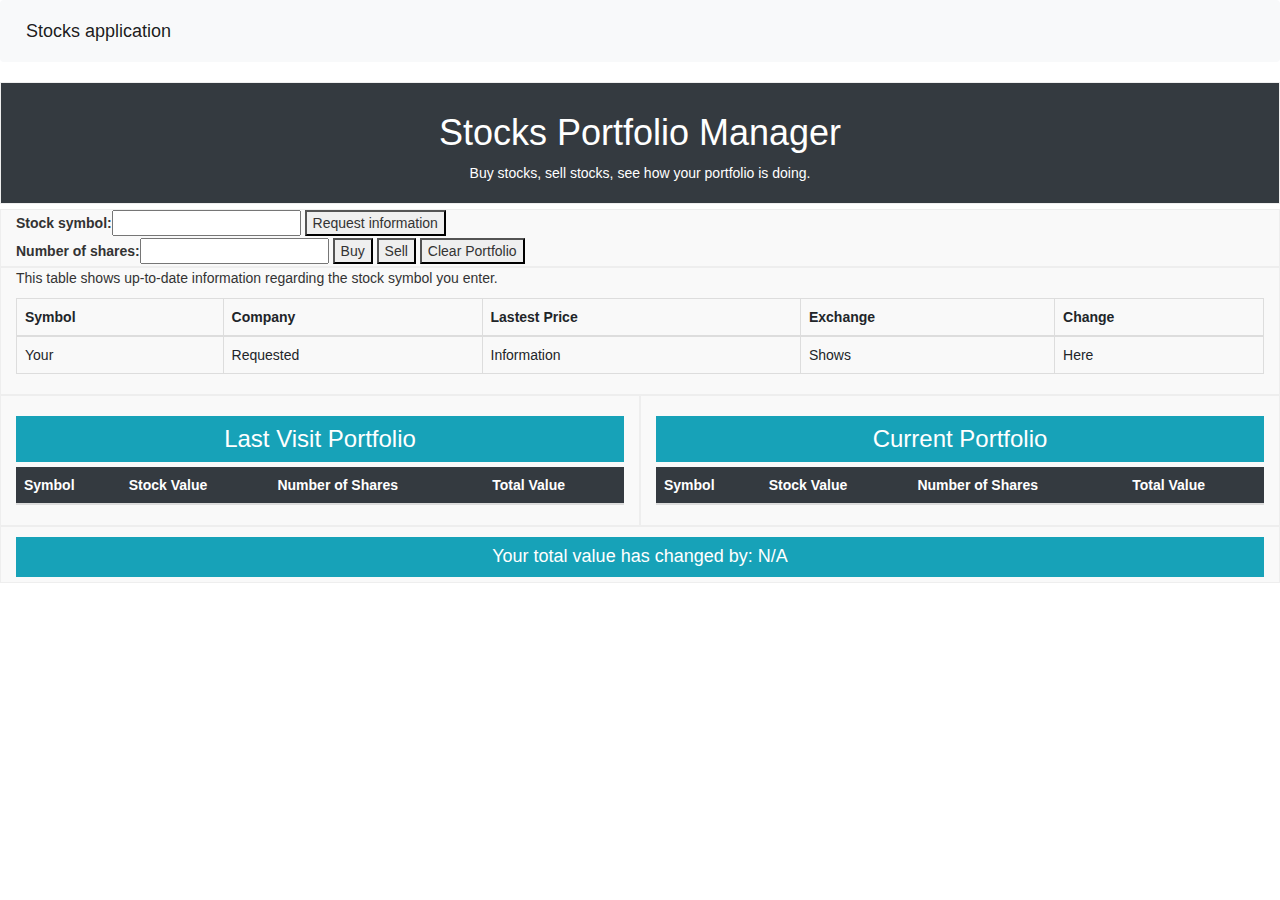
<file: Stocks Portfolio/index.html>
<!DOCTYPE html>
<html>
  <head>
    <meta charset="utf-8">
    <meta name="viewport" content="width=device-width, initial-scale=1, shrink-to-fit=no">
    <link rel="stylesheet" href="https://stackpath.bootstrapcdn.com/bootstrap/4.4.1/css/bootstrap.min.css">
    <link rel="stylesheet" href="https://use.fontawesome.com/releases/v5.6.3/css/all.css">
    <title>Stocks application</title>
    <link rel="stylesheet" href="es8_styles.css">
    <link rel="stylesheet" href="https://maxcdn.bootstrapcdn.com/bootstrap/3.3.7/css/bootstrap.min.css">
    <link rel="stylesheet" href="https://cdn.datatables.net/1.10.20/css/dataTables.bootstrap.min.css">
    <style media="screen">
      .col {
        background-color: #F9F9F9;
        border: solid 1px #EEE;
      }
    </style>
  </head>

  <body>

    <nav class="navbar navbar-expand-lg navbar-light bg-light">
      <a class="navbar-brand" href="index.html">Stocks application</a>
    </nav>

    <div class="container-fluid">

      <div class="row">
        <div class="col p-3 mb-2 bg-dark text-white" align="center">
          <h1 id="headline">Stocks Portfolio Manager</h1>
          <p class="d-none d-md-block">Buy stocks, sell stocks, see how your portfolio is doing.</p>
        </div>
      </div>

      <div class="row">
        <div class="col">
          <form name="myForm" action="" method="post" id="main_form">
            <label for="stock_symbol">Stock symbol: </label><input type="text" name="stock_symbol">
            <button type="button" onclick="searchStock()">Request information</button>
            <br>
            <label for="num_shares">Number of shares: </label><input type="text" name="num_shares">
            <br class="mobile-break">
            <button type="button" onclick="addOrRemoveStock(1)">Buy</button>
            <button type="button" onclick="addOrRemoveStock(-1)">Sell</button>
            <button type="button" onclick="clearStorage_btn()">Clear Portfolio</button>
          </form>
        </div>
      </div>

      <div class="row">
        <div class="col">
          <p class="mobile-hide">This table shows up-to-date information regarding the stock symbol you enter.</p>
          <table class="table table-bordered" align="center">
            <thead>
              <tr>
                <th scope="col">Symbol</th>
                <th scope="col" class="mobile-hide">Company</th>
                <th scope="col">Lastest Price</th>
                <th scope="col" class="mobile-hide">Exchange</th>
                <th scope="col">Change</th>
              </tr>
            </thead>
            <tbody id="info">
              <td class="mobile-hide">Your</td>
              <td class="mobile-hide">Requested</td>
              <td class="mobile-hide">Information</td>
              <td class="mobile-hide">Shows</td>
              <td class="mobile-hide">Here</td>
            </tbody>
          </table>
        </div>
      </div>

      <div class="row">
        <div class="col" id="firstcol">
          <h3 class="p-3 mb-2 bg-info text-white" align="center">Last Visit Portfolio</h3>
          <table id="portfolio_table_old" class="table table-striped table-dark" align="center">
            <thead>
              <tr>
                <th class="th-sm" scope="col">Symbol</th>
                <th class="th-sm" scope="col">Stock Value</th>
                <th class="th-sm" scope="col">Number of Shares</th>
                <th class="th-sm" scope="col">Total Value</th>
              </tr>
            </thead>
            <tbody id="portfolio_tbl">
            </tbody>
          </table>
          <h4 align="center"><span id="portfolio_last_visit"></span></h4>
        </div>
        <div class="col" id="secondcol">
          <h3 class="p-3 mb-2 bg-info text-white" align="center">Current Portfolio</h3>
          <table id="portfolio_table" class="table table-striped table-dark" align="center">
            <thead>
              <tr>
                <th class="th-sm" scope="col">Symbol</th>
                <th class="th-sm" scope="col">Stock Value</th>
                <th class="th-sm" scope="col">Number of Shares</th>
                <th class="th-sm" scope="col">Total Value</th>
              </tr>
            </thead>
            <tbody id="portfolio_tbl">
            </tbody>
          </table>
          <h4 align="center"><span id="portfolio"></span></h4>
        </div>
      </div>

      <div class="row">
        <div class="col" align="center">
          <h4 class="p-3 mb-2 bg-info text-white"><span id="changes">Your total value has changed by: N/A</span></h4>
        </div>
      </div>
    </div>

    <script src="https://code.jquery.com/jquery-3.3.1.min.js" ></script>
    <script src="https://cdn.datatables.net/1.10.20/js/jquery.dataTables.min.js" ></script>
    <script src="https://cdnjs.cloudflare.com/ajax/libs/popper.js/1.14.6/umd/popper.min.js" ></script>
    <script src="https://stackpath.bootstrapcdn.com/bootstrap/4.4.1/js/bootstrap.min.js" ></script>

    <script src="index.js"></script>

  </body>
</html>
</file>
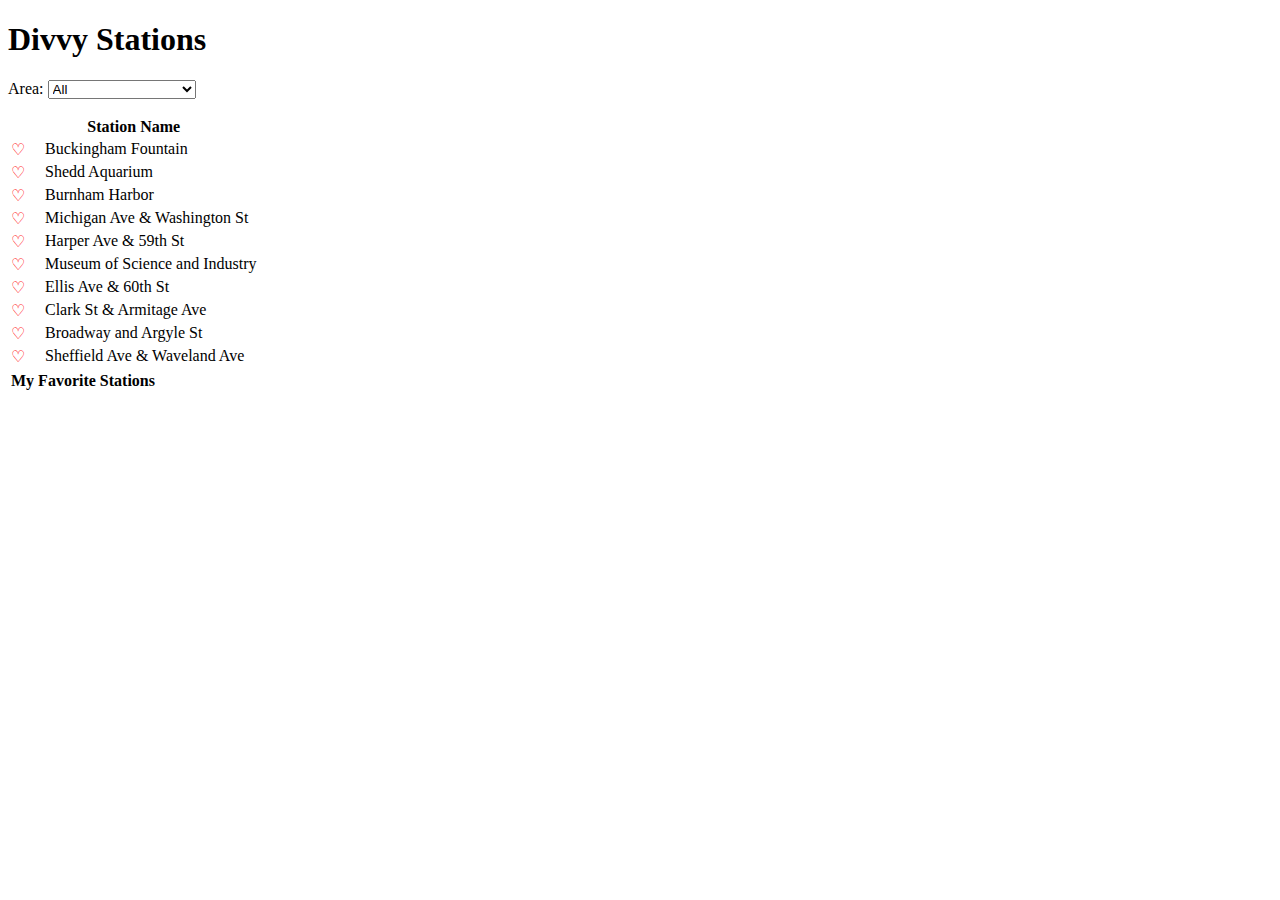
<file: Divvy Bikes/bikes.html>
<!DOCTYPE html>
<html lang="en">
  <head>
    <meta charset="utf-8">
    <meta name="viewport" content="width=device-width, initial-scale=1, shrink-to-fit=no">

    <link rel="stylesheet" href="https://stackpath.bootstrapcdn.com/bootstrap/4.2.1/css/bootstrap.min.css" integrity="sha384-GJzZqFGwb1QTTN6wy59ffF1BuGJpLSa9DkKMp0DgiMDm4iYMj70gZWKYbI706tWS" crossorigin="anonymous">

    <title>Homework #3: Bike Stations</title>
    <style>
      .fave {
        padding-right: 1em;
        cursor: pointer;
        color:red;
      }
    </style>
  </head>
  <body>
    <div class="container mt-5">

      <div class="row">
        <div class="col">
          <h1>Divvy Stations</h1>
        </div>
      </div>

      <div class="row">
        <div class="col mr-4">

          <p>Area:
            <select id="area_choice">
              <option value="all">All</option>
              <option value="loop">Loop</option>
              <option value="uchicago">University of Chicago</option>
              <option value="north">North Side</option>
            </select>
          </p>

          <div class="row">
            <div class="col">
              <table id="stations" class="table table-striped border">
                <thead>
                  <tr><th colspan="2">Station Name</th></tr>
                </thead>
                <tbody>
                  <tr class="loop"><td><span class="fave">&#9825;</span></td><td>Buckingham Fountain</td></tr>
                  <tr class="loop"><td><span class="fave">&#9825;</span></td><td>Shedd Aquarium</td></tr>
                  <tr class="loop"><td><span class="fave">&#9825;</span></td><td>Burnham Harbor</td></tr>
                  <tr class="loop"><td><span class="fave">&#9825;</span></td><td>Michigan Ave & Washington St</td>
                  <tr class="uchicago"><td><span class="fave">&#9825;</span></td><td>Harper Ave & 59th St</td></tr>
                  <tr class="uchicago"><td><span class="fave">&#9825;</span></td><td>Museum of Science and Industry</td></tr>
                  <tr class="uchicago"><td><span class="fave">&#9825;</span></td><td>Ellis Ave & 60th St</td></tr>
                  <tr class="north"><td><span class="fave">&#9825;</span></td><td>Clark St & Armitage Ave</td></tr>
                  <tr class="north"><td><span class="fave">&#9825;</span></td><td>Broadway and Argyle St</td></tr>
                  <tr class="north"><td><span class="fave">&#9825;</span></td><td>Sheffield Ave & Waveland Ave</td></tr>
                </tbody>
              </table>
            </div>
            <div class="col">
              <table id="favorites" class="table table-bordered">
                <thead>
                  <tr><th>My Favorite Stations</th> </tr>
                </thead>
                <tbody>
                </tbody>
              </table>
            </div>
          </div>
        </div>
      </div>
    </div>


    <script src="https://code.jquery.com/jquery-3.3.1.min.js"></script>
    <script src="https://cdnjs.cloudflare.com/ajax/libs/popper.js/1.14.6/umd/popper.min.js"></script>
    <script src="https://stackpath.bootstrapcdn.com/bootstrap/4.2.1/js/bootstrap.min.js"></script>

    <script type="text/javascript">
      // Part 1
      // Have not edited the HTML above for this section
      $('.fave').click(function() {
        let station_picked = ($(this).closest('tr').find('td:eq(1)').text());
        // Case of empty heart
        if (($(this).text().charCodeAt(0)) == ("9825")) {
          $(this).html("&#9829;");
          let insert_to_fav = ("<tr><td>" + station_picked + "</td></tr>");
          $('#favorites').append(insert_to_fav);
        }

        // Case of full heart
        else {
          $(this).html("&#9825;");
          $("#favorites td").remove(":contains(" + station_picked + ")");
        }
      });

      // Part 2
      // function that takes a class name and returns a list of stations names under that class
      function get_stations_list(specific_class) {
        var stations_list = [];
        $(specific_class).each(function(index) {
          stations_list.push($(this).closest('tr').find('td:eq(1)').text());
        });
        return stations_list;
      }

      // Creating arrays for each area utilizing the function above
      loop_stations_list = get_stations_list('.loop');
      uchicago_stations_list = get_stations_list('.uchicago');
      north_stations_list = get_stations_list('.north');

      // const selectElement = document.querySelector('#area_choice');
      // selectElement.addEventListener('change', (event) => {  // got this on MDN HTMLElement: change event page
      // Ended up using the below:
      $('#area_choice').change(function() {
        if (event.target.value == 'all') {
          $(".loop").show();
          $(".uchicago").show();
          $(".north").show();

          $("#favorites td").show();
        }

        // loop is chosen
        if (event.target.value == 'loop') {
          $(".loop").show();
          $(".uchicago").hide();
          $(".north").hide();

          $.each(loop_stations_list, function(index, value){
            $("#favorites td:contains(" + value + ")").show();
          });
          $.each(uchicago_stations_list, function(index, value){
            $("#favorites td:contains(" + value + ")").hide();
          });
          $.each(north_stations_list, function(index, value){
            $("#favorites td:contains(" + value + ")").hide();
          });
        }

        // uchicago is chosen
        if (event.target.value == 'uchicago') {
          $(".loop").hide();
          $(".uchicago").show();
          $(".north").hide();

          $.each(loop_stations_list, function(index, value){
            $("#favorites td:contains(" + value + ")").hide();
          });
          $.each(uchicago_stations_list, function(index, value){
            $("#favorites td:contains(" + value + ")").show();
          });
          $.each(north_stations_list, function(index, value){
            $("#favorites td:contains(" + value + ")").hide();
          });
        }

        // north is chosen
        if (event.target.value == 'north') {
          $(".loop").hide();
          $(".uchicago").hide();
          $(".north").show();

          $.each(loop_stations_list, function(index, value){
            $("#favorites td:contains(" + value + ")").hide();
          });
          $.each(uchicago_stations_list, function(index, value){
            $("#favorites td:contains(" + value + ")").hide();
          });
          $.each(north_stations_list, function(index, value){
            $("#favorites td:contains(" + value + ")").show();
          });
        }
      });
    </script>

  </body>
</html>
</file>
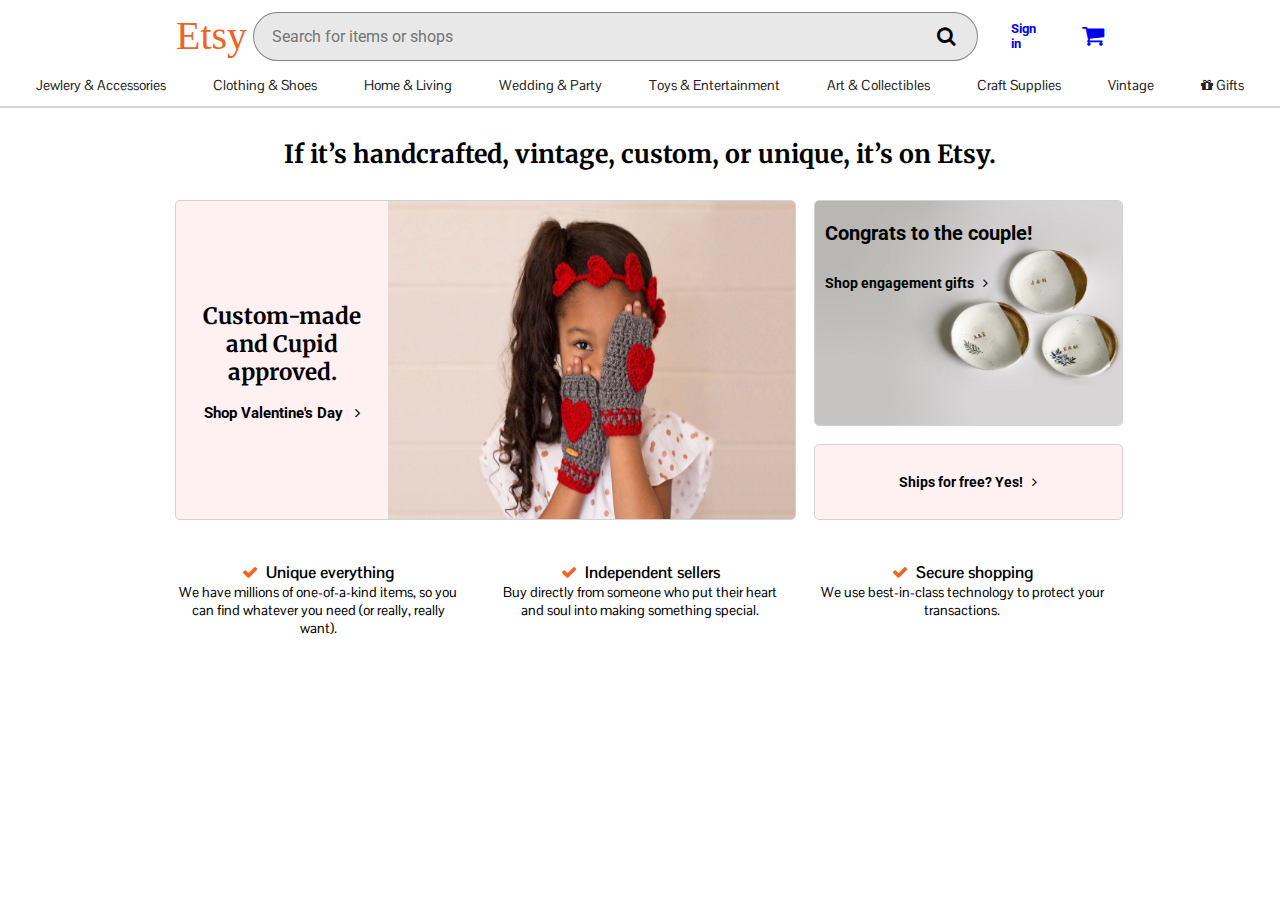
<file: Etsy Recplica/etsy.html>
<!DOCTYPE html>
<html>
  <head>
    <meta charset="utf-8">
    <meta name="viewport" content="width=device-width, initial-scale=1, shrink-to-fit=no">
    <title>Etsy - Shop for handmade, vintage, custom, and unique gifts for everyone</title>
    <link rel="stylesheet" href="etsy.css">
    <link rel="stylesheet" href="https://cdnjs.cloudflare.com/ajax/libs/font-awesome/4.7.0/css/font-awesome.min.css">
    <link href="https://fonts.googleapis.com/css?family=Merriweather&display=swap" rel="stylesheet">
    <link href="https://fonts.googleapis.com/css?family=Pontano+Sans&display=swap" rel="stylesheet">
    <link href="https://fonts.googleapis.com/css?family=Roboto&display=swap" rel="stylesheet">
  </head>

  <body>
    <div class="top-section">
      <!-- Top navigation bar -->
      <div class="topnav">
        <a class="icon" href="#home">Etsy</a>
        <div class="search-container">
          <input type="text" class="searchTerm" placeholder="Search for items or shops">
          <button type="submit" class="searchButton"><i class="fa fa-search"></i></button>
          <div class="hamburger"><i class="fa fa-bars"></i></div>
        </div>
        <a href="#sign in" class="sign-in"><strong>Sign in</strong></a>
        <a href="#shopping cart" class="shopping-cart"><i class="fa fa-shopping-cart"></i></a>
      </div>

      <!-- Second navigation bar -->
      <div class="bottomnav">
        <!-- <nav class="second-nav"> -->
          <ul>
            <li>Jewlery & Accessories</li>
            <li>Clothing & Shoes</li>
            <li>Home & Living</li>
            <li>Wedding & Party</li>
            <li>Toys & Entertainment</li>
            <li>Art & Collectibles</li>
            <li>Craft Supplies</li>
            <li>Vintage</li>
            <li><i class="fa fa-gift"></i> Gifts</li>
          </ul>
        <!-- </nav> -->
      </div>
    </div>

    <h1 id="slogan">If it’s handcrafted, vintage, custom, or unique, it’s on Etsy.</h1>

    <div class="container">
      <div class="container-left">
        <div id="custom-made">
          <h2>Custom-made and Cupid approved.</h2>
          <p id="valentine">Shop Valentine's Day&nbsp;&nbsp;&nbsp;<i class="fa fa-angle-right"></i></p>
        </div>

        <div id="img1">
          <img src="etsy2.jpg">
        </div>
      </div>

      <div class="container-right">
        <div id="img2">
          <p id="text-top">Congrats to the couple!<br><br><span style="font-size: 14px">Shop engagement gifts&nbsp;&nbsp;&nbsp;<i class="fa fa-angle-right"></i></span></p>
          <img src="etsy3.jpg">
        </div>
        
        <div id="ships">
          <p id="ships-text">Ships for free? Yes!&nbsp;&nbsp;&nbsp;<i class="fa fa-angle-right"></i></p>
        </div>
      </div>
    </div>

    <div class="unique-container">
      <div class="info">
        <h3><span style="color: rgb(241, 100, 30)"><i class="fa fa-check"></i></span>&nbsp;&nbsp;Unique everything</h3>
        <p>We have millions of one-of-a-kind items, so you can find whatever you need (or really, really want).</p>
      </div>

      <div class="info">
        <h3><span style="color: rgb(241, 100, 30)"><i class="fa fa-check"></i></span>&nbsp;&nbsp;Independent sellers</h3>
        <p>Buy directly from someone who put their heart and soul into making something special.</p>
      </div>

      <div class="info">
        <h3><span style="color: rgb(241, 100, 30)"><i class="fa fa-check"></i></span>&nbsp;&nbsp;Secure shopping</h3>
        <p>We use best-in-class technology to protect your transactions.</p>
      </div>
    </div>

  </body>
</html>
</file>
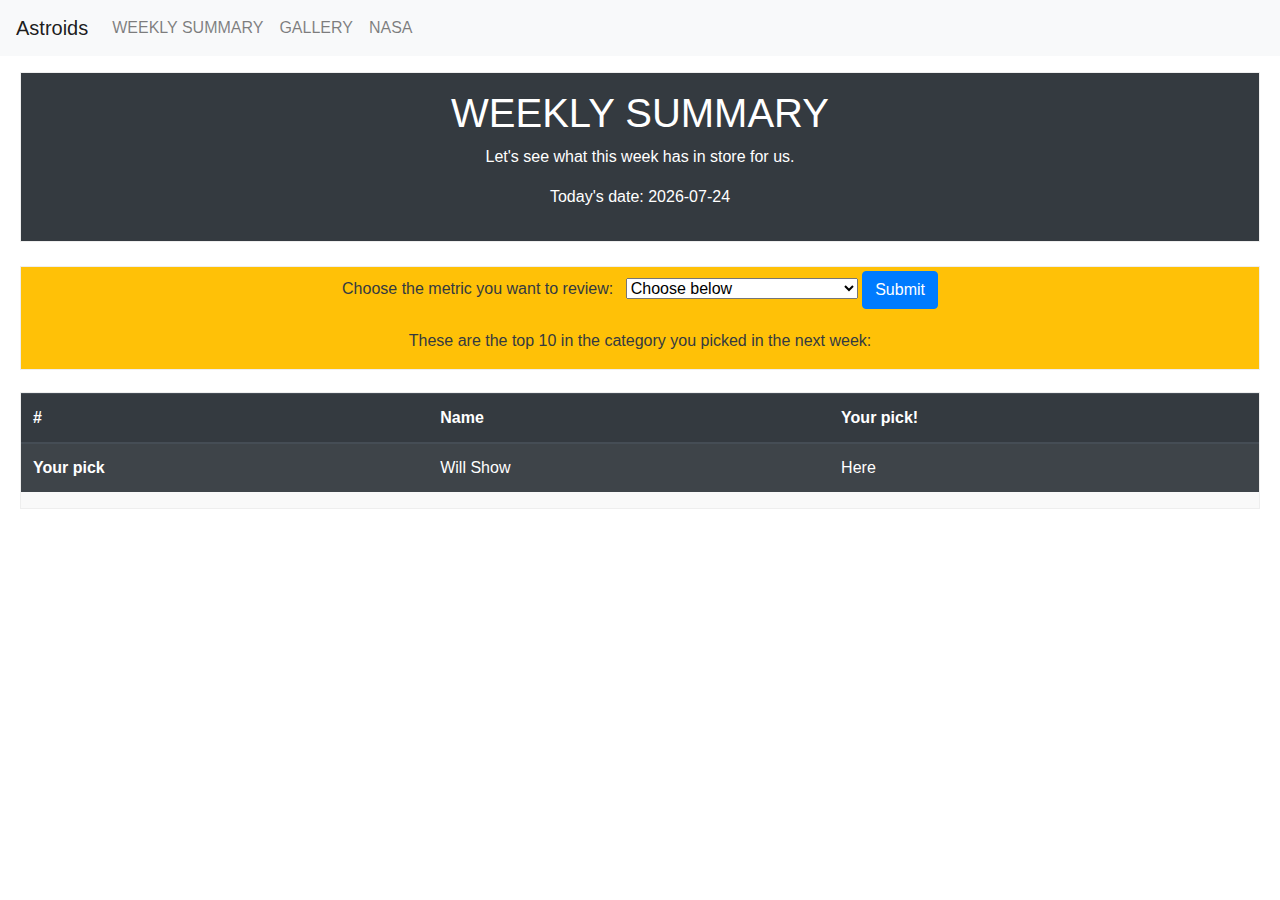
<file: NASA API/weekly.html>
<!DOCTYPE html>
<html>
  <head>
    <meta charset="utf-8">
    <meta name="viewport" content="width=device-width, initial-scale=1, shrink-to-fit=no">
    <link rel="stylesheet" href="https://stackpath.bootstrapcdn.com/bootstrap/4.4.1/css/bootstrap.min.css">
    <link rel="stylesheet" href="https://use.fontawesome.com/releases/v5.6.3/css/all.css">
    <title>NASA API</title>
    <link rel="stylesheet" href="es8_styles.css">
    <style media="screen">
      .col {
        background-color: #F9F9F9;
        border: solid 1px #EEE;
      }
    </style>
  </head>

  <body>

    <nav class="navbar navbar-expand-lg navbar-light bg-light">
      <a class="navbar-brand" href="index.html">Astroids</a>
      <button class="navbar-toggler" type="button" data-toggle="collapse" data-target="#navbarSupportedContent" aria-controls="navbarSupportedContent" aria-expanded="false" aria-label="Toggle navigation">
        <span class="navbar-toggler-icon"></span>
      </button>

      <div class="collapse navbar-collapse" id="navbarSupportedContent">
        <ul class="navbar-nav mr-auto">
          <li class="nav-item">
            <a class="nav-link" href="weekly.html">WEEKLY SUMMARY</a>
          </li>
          <li class="nav-item">
            <a class="nav-link" href="gallery.html">GALLERY</a>
          </li>
          <li class="nav-item">
            <a class="nav-link" href="https://www.nasa.gov/" target="_blank">NASA</a>
          </li>
        </ul>
      </div>
    </nav>

    <div class="container-fluid">
      <div class="row">
        <div class="col p-3 mb-2 bg-dark text-white" align="center">
          <h1>WEEKLY SUMMARY</h1>
          <p class="font-weight-normal">Let's see what this week has in store for us.</p>
          <p class="font-weight-normal">Today's date: <span id="date"></span></p>
        </div>
      </div>

      <div class="row">
        <div class="col bg-warning text-dark" align="center">
          <form class="form-group">
            <label class="my-1 mr-2" for="days">Choose the metric you want to review: </label>
            <select class="selectpicker" id="metric">
              <option selected value="nothing">Choose below</option>
              <option value="miss">Miss Distance</option>
              <option value="diameter">Maximum estimated diameter</option>
              <option value="speed">Speed</option>
            </select>

            <button onclick="update_info()" type="button" class="btn btn-primary my-1">Submit</button>
          </form>
          <p>These are the top 10 in the category you picked in the next week:</p>
        </div>
      </div>

      <div class="row">
        <div class="col">
          <table class="table table-striped table-dark" align="center">
            <thead>
              <tr>
                <th scope="col">#</th>
                <th scope="col">Name</th>
                <th scope="col" id="parameter">Your pick!</th>
              </tr>
            </thead>
            <tbody id="result">
              <tr>
                <th scope="row">Your pick</th>
                <td>Will Show</td>
                <td>Here</td>
              </tr>
            </tbody>
          </table>
        </div>
      </div>
    </div>

    <script src="https://code.jquery.com/jquery-3.3.1.min.js" ></script>
    <script src="https://cdnjs.cloudflare.com/ajax/libs/popper.js/1.14.6/umd/popper.min.js" ></script>
    <script src="https://stackpath.bootstrapcdn.com/bootstrap/4.4.1/js/bootstrap.min.js" ></script>

    <script src="weekly.js"></script>

  </body>
</html>
</file>
<file: Stocks Portfolio/es8_styles.css>
col {
  padding: 0px;
  flex-basis: 25%;
  margin: 1em 20px 6px;
}

/*use special breaks only on mobile view*/
.mobile-break {
  display: none;
}

@media only screen and (max-width: 600px) {
  .row {
    align-content: center;
  }

  #headline {
    font-size: 20px;
  }

  #main_form{
    align-content: center;
    text-align: center;
  }

/*use special breaks only on mobile view*/
  .mobile-break {
    display: inline;
  }

  .mobile-hide {
    display: none;
  }

  /*switch columns order on mobile*/
  #firstcol {
        order: 2;
    }
  #secondcol {
      order: 1;
  }
}
</file>
<file: Etsy Recplica/etsy.css>
/* desktop settings */
body {
  max-width: 100%;
  margin: 0;
  padding: 0;
}

html {
  max-width: 100%;
  margin: 0;
  padding: 0;
}

.top-section {
  display: flex;
  flex-direction: column;
  align-content: center;
  margin: 0;
  width: 100%;
}

.topnav {
  display: flex;
  justify-content: space-between;
  margin-left: 140px;
  margin-right: 140px;
  padding: 12px 36px 12px 36px;
  background-color: white;
}

.hamburger {
  display: none; /* becomes visible in mobile view */
}

.icon {
  flex: 1;
  color: rgb(241, 100, 30);
  font-size: 40px;
  margin-right: 6px; /* spec from etsy*/
  vertical-align: bottom;
}

.search-container {
  display: flex;
  flex: 18;
  margin: 0;
  padding-right: 18px;
  border: 1px 0 1px 1px; /* spec from etsy */
  width: auto;
  height: 29px;
}

.searchButton {
  border: 1px solid rgba(34, 34, 34, 0.5);
  height: 49px;
  margin: 0;
  padding: 12px 21px 12px 15px;
  border: 1px 1px 1px 0;
  border-radius: 0 96px 96px 0; /* spec from etsy */
  border-left: none;
  font-size: 20px;
  background-color: rgba(34, 34, 34, 0.1);
}

.searchTerm {
  flex: auto;
  height: 100%;
  border: 1px solid rgba(34, 34, 34, 0.5);
  border-right: none;
  padding: 5px;
  border-radius: 96px 0 0 96px; /* spec from etsy */
  padding: 9px 42px 9px 18px;
  background-color: rgba(34, 34, 34, 0.1);
  font-family: 'Roboto', sans-serif;
  font-size: 16px;
}

.sign-in {
  align-self: center;
  flex: 0.8;
  margin: 0 6px 0 0;
  padding: 9px 15px 9px 15px;
  font-family: 'Roboto', sans-serif;
  font-size: 13px;
}

.shopping-cart {
  align-self: center;
  flex: 1;
  font-size: 24px;
  text-align: right;
}

a {
  text-decoration: none;
}

a:visited {
  color: black;
}

.icon:visited {
  color: rgb(241, 100, 30);
}

.bottomnav {
  display: flex;
  justify-content: center;
  position: center;
  align-items: center;
  text-align: center;
  align-self: center;
  margin: 0;
  padding: 0px 18px 0px 18px;
  width: 100%;
  border-bottom: 2px solid lightgray;
  height: 34px;
}

ul {
  display: flex;
  justify-content: space-between;
  padding: 0px 36px 0px 36px;
  margin: 0;
  width: 1330px;
}

ul li:last-child {
    margin-right: 0;
}

li {
  display: inline;
  align-self: center;
  text-align: center;
  color: black;
  font-family: 'Pontano Sans', sans-serif;
  font-size: 14px;
  color: rgb(34, 34, 34);
  text-decoration: none;
  width: auto;
  padding-bottom: 12px; /* spec from etsy */
  margin-top: 4px;
  margin-right: 12px;
}

#slogan {
  text-align: center;
  margin: 0;
  font-family: 'Merriweather', serif;
  font-size: 25px;
  padding: 30px 12px 12px 12px; /* spec from etsy */ 
}

.container { 
  display: flex;
  flex-direction: row;
  align-content: space-between;
  margin-left: 139px;
  margin-right: 139px;
  margin-bottom: 0px;
  padding: 18px 18px 0 18px; /* spec from etsy */
  height: 320px;
}

.container-left {
  display: flex;
  flex: 2;
  margin: 0 18px 0 18px; /*specs from etsy, they use padding*/
  /*border: 1px;*/
  /*height: 100%;*/
  border: 1px solid lightgray;
  border-radius: 5px;
  overflow: hidden;
  background-color: #fff0f2;
}

#custom-made {
  text-align: center;
  margin: auto;
  padding: 18px;
  flex: 1.3;
  font-family: 'Merriweather', serif;
  font-size: 15px;
}

#valentine {
  font-family: 'Roboto', sans-serif;
  font-weight: bold;
}

#img1 {
  flex: 3;
}

.container-right {
  display: flex;
  flex: 1;
  flex-direction: column;
  overflow: hidden;
  width: 100%;
  flex-wrap: wrap;
}

/* added this text at the end as a practice,
even though it stated not to worry aobut it */
#text-top {
  position: absolute;
  margin-left: 10px;
  font-family: 'Roboto', sans-serif;
  font-weight: bold;
  font-size: 20px;
}

#img2 {
  flex: 3;
  border: 1px solid lightgray;
  border-radius: 5px;
  overflow: hidden;
}

#ships {
  display: flex;
  text-align: center;
  justify-content: center;
  flex: 1;
  margin: 18px 0 0 0;
  background-color: #fff0f2;
  border: 1px solid lightgray;
  border-radius: 5px;
  font-weight: bold;
}

#ships-text {
  font-family: 'Roboto', sans-serif;
  font-size: 14px;
  margin: auto;
}

.unique-container {
  display: flex;
  flex-direction: row;
  margin-top: 30px; /* spec from etsy */
  margin-left: 139px;
  margin-right: 139px;
  padding: 12px 18px 12px 18px;
  justify-content: space-between;
  text-align: center;
}

.check-mark {
  color: rgb(241, 100, 30);
}

.info {
  display: block;
  flex-direction: column;
  margin-top: 0px;
  margin-right: 47.656px;
  margin-left: 47.656px;
  width: 340px;
  height: 44px;
  margin: auto;
  font-family: 'Pontano Sans', sans-serif;
  font-size: 14px;
  padding: 0px 18px 0px 18px;
  text-align: center;
}

.info h3 {
  margin: 0;
}

.info p{
  margin: 0;
}

img {
  width: 100%;
  height: 100%;
}

/* mobile settings */
@media screen and (max-width: 600px) {

  html {
    overflow-x: hidden; /* prevents left and right scroll */
    overflow-y: scroll;
    width: 100%;
    justify-content: center;
  }

  body {
    overflow-x: hidden;
    overflow-y: scroll;
    width: 100%;
    justify-content: center;
  }
  
  .top-section {
    border-bottom: 2px solid lightgray;
  }

  .topnav {
    flex-wrap: wrap;
    margin: 0;
    padding: 0px 12px 1px 12px;
    height: 108px;
    border-bottom: 1px;
  }

  .topnav :nth-child(1) { order: 1; flex: 6;}
  .topnav :nth-child(2) { order: 5; padding: 0; flex: 1;}
  .topnav :nth-child(3) { order: 2; flex: 1;}
  .topnav :nth-child(4) { order: 3; flex: 1;}

  .icon {
    font-size: 30px;
    margin: 0;
  }

  .search-container {
    margin-bottom: 17px;
  }

  /* reorder children */
  .search-container :nth-child(1) { order: 2; flex: 1; margin: auto;}
  .search-container :nth-child(2) { order: 3; flex: 3; margin: auto;}
  .search-container :nth-child(3) { order: 1; flex: 1; display: flex;}   

  .hamburger {
    justify-content: center;
    padding: 0px;
    padding-top: 11px;
    padding-right: 15px;
    font-size: 23px;
  }

  .searchButton {
    min-height: 100%;
    margin: auto;
    border-radius: 0 96px 96px 0; /* spec from etsy */
    border-left: none;
    font-size: 20px;
    background-color: rgba(34, 34, 34, 0.1);
  }

  .searchTerm {
    display: flex;
    flex: auto;
    height: 100%;
    border: 1px solid gray;
    border-right: none;
    border-radius: 96px 0 0 96px; /* spec from etsy */
    padding: 9px 42px 9px 18px;
    margin-right: 5px;
    background-color: rgba(34, 34, 34, 0.1);
    font-family: 'Roboto', sans-serif;
    font-size: 16px;
    width: auto;
    overflow: visible;
    width: 180px;
    text-overflow: ellipsis;
  }

  .sign-in {
    align-self: center;
    flex: 2;
    margin: auto;
    padding: 9px 15px 9px 15px;
    font-family: 'Roboto', sans-serif;
    font-size: 13px;
  }

  .shopping-cart {
    align-self: center;
    flex: 1;
    font-size: 24px;
    text-align: right;
    padding-right: 10px;
  }

  .bottomnav {
    display: none;
  }

  #slogan {
    text-align: center;
    margin: 0;
    font-family: 'Merriweather', serif;
    font-size: 20px;
    padding: 24px 12px 6px 12px; /* spec from etsy */ 
  }

  /* desktop */
  .container { 
    display: flex;
    flex-direction: column;
    align-content: space-between;
    justify-content: center;
    margin: 0;
    padding: 12px 6px 0 6px; /* spec from etsy */
    height: auto;
  }

  .container-left {
    display: flex;
    flex-direction: column-reverse;
    justify-content: center;
    flex: 2;
    margin: 0;
    margin-bottom: 18px;
    border: 1px solid lightgray;
    border-radius: 5px;
    overflow: hidden;
    background-color: #fff0f2;
  }

  #custom-made {
    text-align: center;
    margin: auto;
    padding: 18px;
    flex: 1.3;
    font-family: 'Merriweather', serif;
    font-size: 15px;
  }

  #img1 {
    height: 300px;
    width: auto;
  }

  .container-right {
    display: flex;
    flex-direction: column;
    justify-content: center;
    align-self: center;
    flex: 1;
    overflow: hidden;
    width: 100%;
    margin: 0;
    padding: 0 6px 0 6px;
  }

  #text-top {
  position: absolute;
  margin-left: 10px;
  font-family: 'Roboto', sans-serif;
  font-weight: bold;
  font-size: 15px;
  }

  #img2 {
    flex: 3;
    justify-content: center;
    border: 1px solid lightgray;
    border-radius: 5px;
    overflow: hidden;
    padding-bottom: 18px;
    height: 158px;
    padding: 0;
  }

  #ships {
    display: flex;
    flex-direction: row;
    text-align: center;
    justify-content: center;
    flex: 5;
    background-color: #fff0f2;
    border: 1px solid lightgray;
    border-radius: 5px;
    font-weight: bold;
    min-height: 78px;
  }

  #ships-text {
    font-family: 'Roboto', sans-serif;
    font-size: 14px;
    margin: auto;
  }

  .unique-container {
    flex-direction: column;
    justify-content: center;
    margin-top: 30px; /* spec from etsy */
    margin: 0;
    padding: 12px 18px 12px 18px;
    text-align: center;
  }

  /* info is not visible in target .png, but I attempted placing them in a column */
  .info {
    display: flex;
    flex-direction: column;
    margin: 0;
    width: auto;
    height: auto;
    margin: auto;
    margin-bottom: 5px;
    font-size: 14px;
    padding: 0px 18px 0px 18px;
  }

  .info h3 {
    margin: 0;
  }

  .info p{
    margin: 0;
  }
}
</file>
<file: NASA API/es8_styles.css>
ul {
  padding: 0em 2em;
}

.lead {
  text-transform: uppercase;
  background-color: #017BFF;
  color: white;
  padding: 6px;
  text-align: center;
}
.col {
  padding: 0px;
  flex-basis: 25%;
  margin: 1em 20px 6px;
}

#myCarousel {
  transition: 0.1s ease-in-out left;
}

.carousel-inner > .carousel-item {
  margin: 0 auto;
  height: 100%;
}

/*Saw the code below on w3schools https://www.w3schools.com/howto/tryit.asp?filename=tryhow_css_image_shake
Thought it would look cool with the svg I picked*/
.meteor_svg {
  width: 250px;
  animation: shake 2s;
  animation-iteration-count: infinite;
}

@keyframes shake {
  0% { transform: translate(1px, 1px) rotate(0deg); }
  10% { transform: translate(-1px, -2px) rotate(-1deg); }
  20% { transform: translate(-3px, 0px) rotate(1deg); }
  30% { transform: translate(3px, 2px) rotate(0deg); }
  40% { transform: translate(1px, -1px) rotate(1deg); }
  50% { transform: translate(-1px, 2px) rotate(-1deg); }
  60% { transform: translate(-3px, 1px) rotate(0deg); }
  70% { transform: translate(3px, 1px) rotate(-1deg); }
  80% { transform: translate(-1px, -1px) rotate(1deg); }
  90% { transform: translate(1px, 2px) rotate(0deg); }
  100% { transform: translate(1px, -2px) rotate(-1deg); }
}
</file>
